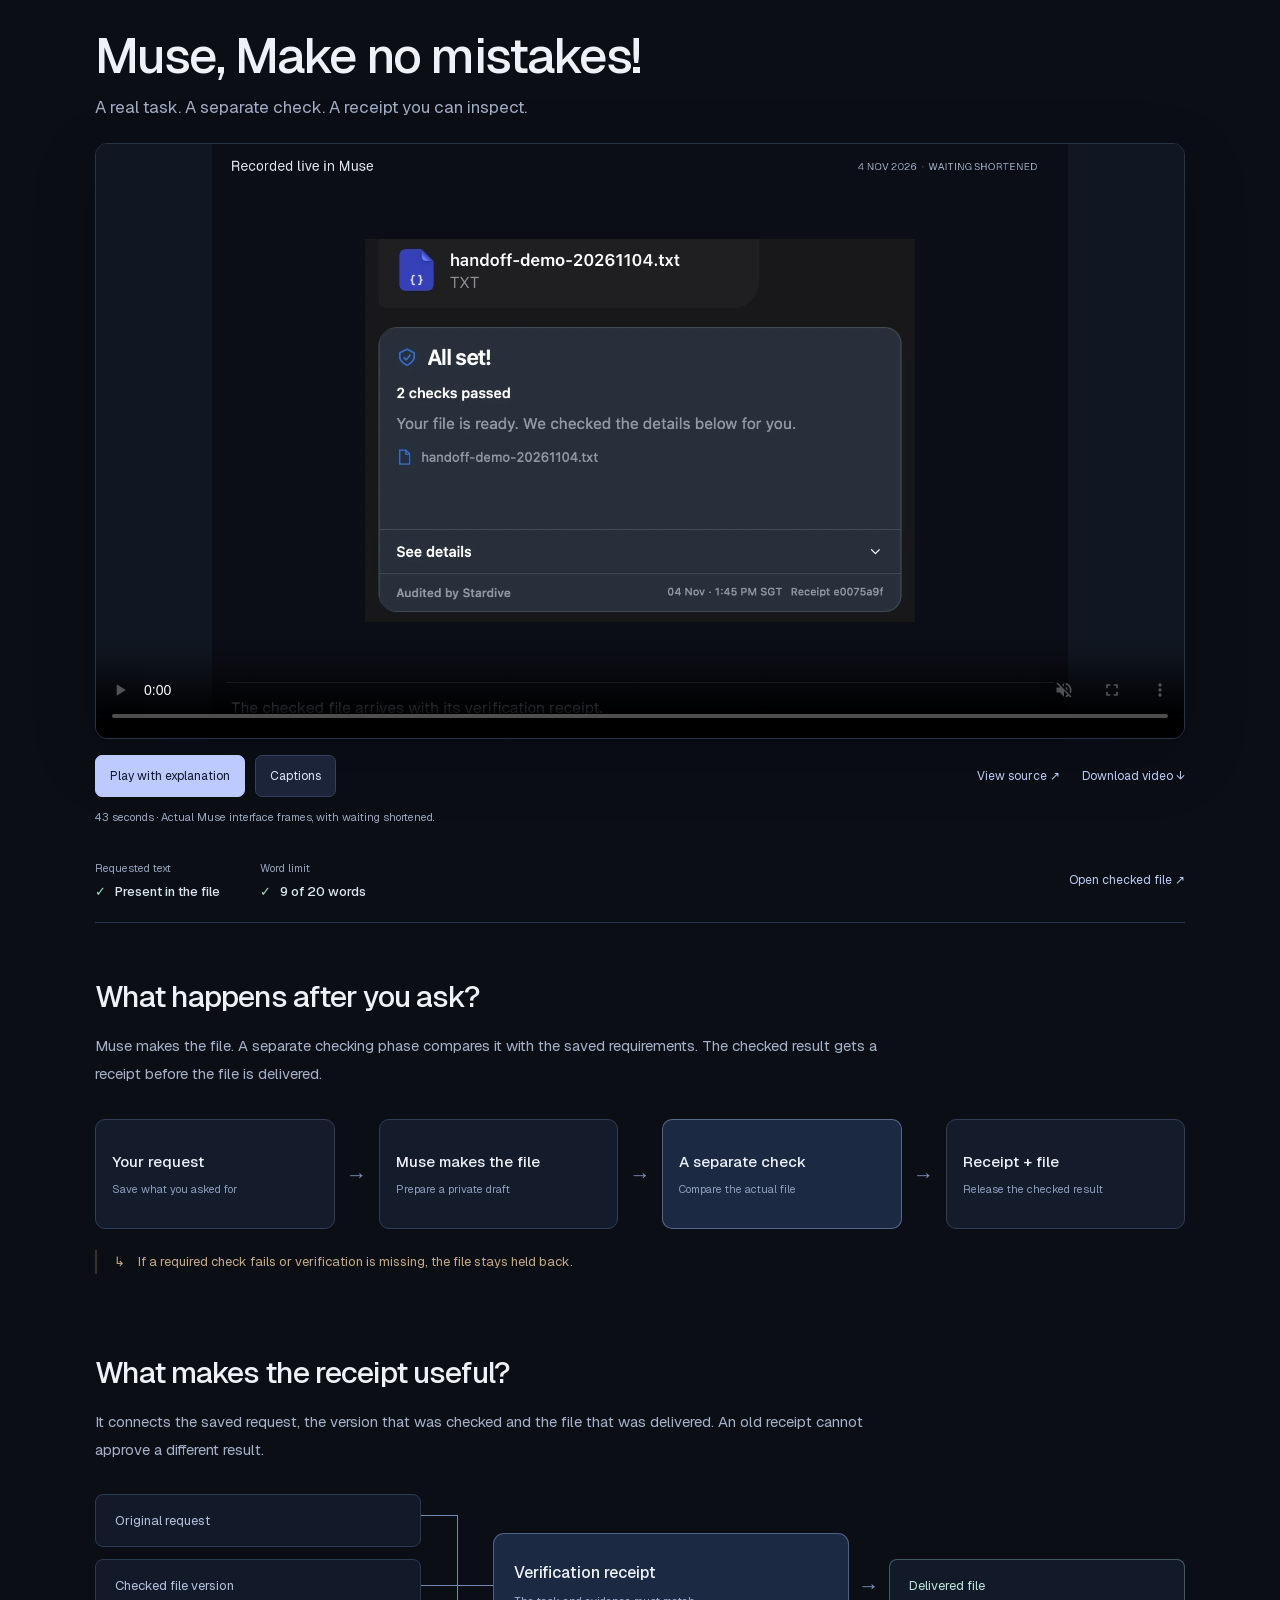
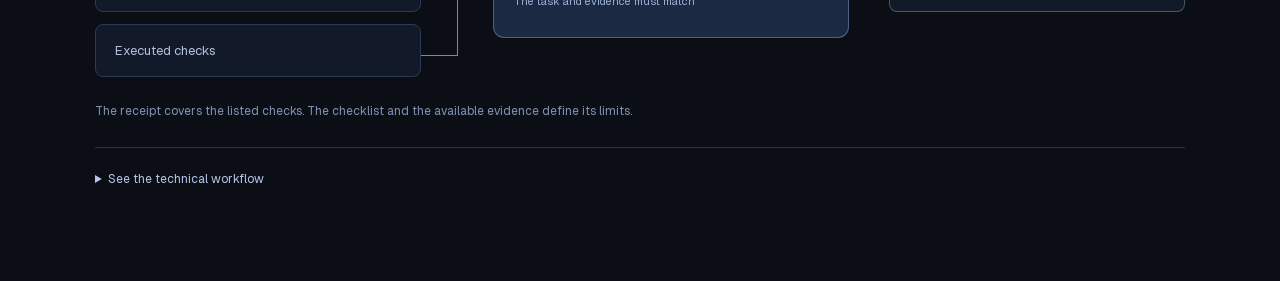
<file: web/index.html>
<!doctype html>
<html lang="en">
<head>
  <meta charset="utf-8"><meta name="viewport" content="width=device-width,initial-scale=1">
  <title>Muse, Make no mistakes!</title>
  <meta name="description" content="Watch a real Muse task move from a request to a checked file and receipt. Then see the simple workflow behind it.">
  <link rel="canonical" href="https://www.stardive.xyz/hackathon/">
  <meta property="og:title" content="Muse, Make no mistakes!"><meta property="og:description" content="A real product demo, followed by the workflow behind the checks and receipt.">
  <meta property="og:url" content="https://www.stardive.xyz/hackathon/"><meta name="theme-color" content="#0b0e15">
  <link rel="stylesheet" href="live-demo.css?v=final-20261105">
</head>
<body>
<main class="page">
  <header class="intro"><h1>Muse, Make no mistakes!</h1><p>A real task. A separate check. A receipt you can inspect.</p></header>
  <section aria-label="Live product demonstration" class="product-demo">
    <div class="player"><video id="product-video" width="1600" height="1000" autoplay muted loop playsinline controls preload="metadata" poster="assets/demo/live-product-poster.webp?v=9d5d7d1" aria-label="Actual Muse product run from the original request through file checking and a verification receipt"><source src="assets/demo/live-product-demo.mp4?v=9d5d7d1" type="video/mp4"><track kind="captions" src="assets/demo/live-product-captions.vtt" srclang="en" label="English">Your browser does not support video. <a href="assets/demo/live-product-demo.mp4?v=9d5d7d1">Download the product demo.</a></video></div>
    <div class="playback"><button id="play-explained" type="button">Play with explanation</button><button id="toggle-captions" type="button" aria-pressed="false">Captions</button><div class="demo-links"><a href="https://github.com/JyTey2004/muse-audit" target="_blank" rel="noopener noreferrer">View source <span aria-hidden="true">↗</span></a><a href="assets/demo/live-product-demo.mp4?v=9d5d7d1" download>Download video <span aria-hidden="true">↓</span></a></div></div>
    <p class="recording-note" id="recording-note" role="status">43 seconds · Actual Muse interface frames, with waiting shortened.</p>
    <div class="result-strip" aria-label="The recorded result"><div><span>Requested text</span><strong><i aria-hidden="true">✓</i> Present in the file</strong></div><div><span>Word limit</span><strong><i aria-hidden="true">✓</i> 9 of 20 words</strong></div><a href="assets/demo/handoff-demo-20261104.txt" target="_blank" rel="noopener">Open checked file <span aria-hidden="true">↗</span></a></div>
  </section>
  <section class="explanation" aria-labelledby="workflow-title"><h2 id="workflow-title">What happens after you ask?</h2><p>Muse makes the file. A separate checking phase compares it with the saved requirements. The checked result gets a receipt before the file is delivered.</p>
    <div class="workflow" role="img" aria-label="Your request flows to Muse making the file, a separate check, a receipt, and delivery. A failed or missing check holds the file back."><div class="flow-box"><strong>Your request</strong><span>Save what you asked for</span></div><span class="arrow" aria-hidden="true">→</span><div class="flow-box"><strong>Muse makes the file</strong><span>Prepare a private draft</span></div><span class="arrow" aria-hidden="true">→</span><div class="flow-box check"><strong>A separate check</strong><span>Compare the actual file</span></div><span class="arrow" aria-hidden="true">→</span><div class="flow-box"><strong>Receipt + file</strong><span>Release the checked result</span></div></div>
    <p class="failure-note"><span aria-hidden="true">↳</span> If a required check fails or verification is missing, the file stays held back.</p>
  </section>
  <section class="explanation" aria-labelledby="receipt-title"><h2 id="receipt-title">What makes the receipt useful?</h2><p>It connects the saved request, the version that was checked and the file that was delivered. An old receipt cannot approve a different result.</p>
    <div class="evidence-map" role="img" aria-label="The receipt links to the original request, checked file version and executed checks, then to the matching delivered file."><div class="evidence-inputs"><div class="evidence-box">Original request</div><div class="evidence-box">Checked file version</div><div class="evidence-box">Executed checks</div></div><div class="evidence-connector" aria-hidden="true"><i></i><i></i><i></i></div><div class="receipt-box"><strong>Verification receipt</strong><span>The task and evidence must match</span></div><span class="arrow" aria-hidden="true">→</span><div class="evidence-box delivered">Delivered file</div></div>
    <p class="scope">The receipt covers the listed checks. The checklist and the available evidence define its limits.</p>
    <details class="technical"><summary>See the technical workflow</summary><p>The saved Muse workflow uses separate LLM workers for the work and check phases. The checking worker calls the read-only MCP review. The server recomputes the receipt, then checks the current version again before completion and download. The publisher compares the downloaded bytes with the verified artifact.</p><p>The diagram shows selected evidence links. It does not capture every hidden agent action or establish a different-model semantic judge. This demo’s saved receipt, completion and 48-byte result were independently retrieved and matched.</p><p><a href="build-notes.html#engineering">Engineering notes</a> · <a href="assets/demo/live-product-record.json">Recorded task and receipt</a> · <a href="assets/demo/live-product-event-graph.json">Evidence links</a> · <a href="assets/demo/handoff-demo-20261104.txt" download>Checked note</a></p></details>
  </section>
</main>
<script src="live-demo.js?v=final-20261105"></script>
</body>
</html>
</file>
<file: web/live-demo.css>
@font-face{font-family:Geist;src:url(assets/geist.woff2) format('woff2');font-display:swap;font-weight:100 900}*{box-sizing:border-box}body{margin:0;background:#0b0e15;color:#eef1f8;font-family:Geist,Arial,sans-serif;-webkit-font-smoothing:antialiased}button,a,summary{-webkit-tap-highlight-color:transparent}button,a:focus-visible,summary:focus-visible{outline-color:#c1cdff;outline-offset:5px}a{color:#bccbf4;text-decoration:none}a:hover{text-decoration:underline}button{font:inherit;cursor:pointer}.page{max-width:1150px;margin:auto;padding:34px 30px 90px}.intro{margin-bottom:24px}.intro h1{font-size:clamp(31px,4.6vw,53px);font-weight:500;letter-spacing:-2px;line-height:1.12;margin:0 0 14px}.intro p{color:#a0acc4;font-size:17px;line-height:1.6;margin:0}.player{border:1px solid #293346;border-radius:12px;overflow:hidden;background:#111722;box-shadow:0 20px 65px #0003}.player video{display:block;width:100%;height:auto;max-height:76vh;object-fit:contain;background:#111722}video::cue{font-size:16px;background:#0b0e15e6;color:#eef1f8}.playback{display:flex;align-items:center;gap:12px;margin:16px 0 0}.playback button{background:#1b2438;border:1px solid #35415b;border-radius:7px;color:#dce5f8;font-size:12px;padding:10px 14px;display:flex;align-items:center;gap:9px}.playback button:first-child{background:#bdcaff;border-color:#bdcaff;color:#101729}.playback a{margin-left:auto;font-size:12px}.recording-note{font-size:11px;line-height:1.7;color:#7d8ba6;margin:11px 0 0}.explanation{padding-top:65px;max-width:1090px}.explanation h2{font-size:30px;letter-spacing:-1px;line-height:1.2;font-weight:500;margin:0 0 17px}.explanation>p{max-width:790px;font-size:15px;line-height:1.85;color:#a5b1c9;margin:0 0 25px}.workflow{display:grid;grid-template-columns:1fr 28px 1fr 28px 1fr 28px 1fr;align-items:center;gap:8px;margin-top:32px}.flow-box{border:1px solid #303e58;background:#141c2b;border-radius:10px;padding:22px 16px;min-height:110px;display:flex;flex-direction:column;justify-content:center;gap:9px}.flow-box strong{font-size:15px;font-weight:500;line-height:1.35}.flow-box span{font-size:11px;color:#8b9cbb;line-height:1.5}.flow-box.check{border-color:#a8bcec6e;background:#1b2943}.arrow{text-align:center;color:#7d91bc;font-size:21px}.explanation p.failure-note{font-size:13px;color:#c4aa88;border-left:2px solid #a98c684d;padding-left:17px;margin-top:21px;max-width:none}.failure-note>span{margin-right:10px}.evidence-map{display:grid;grid-template-columns:1.1fr 72px 1.2fr 40px 1fr;align-items:center;margin-top:30px}.evidence-inputs{display:grid;gap:12px}.evidence-box{background:#121a29;border:1px solid #2b3b55;border-radius:8px;padding:17px 19px;font-size:13px;color:#b3c1dc}.receipt-box{padding:28px 20px;background:#1b2942;border:1px solid #8fa9dd6e;border-radius:11px;display:flex;flex-direction:column;gap:10px}.receipt-box strong{font-size:16px;font-weight:500}.receipt-box span{font-size:11px;color:#9bafd2;line-height:1.5}.evidence-connector{height:141px;position:relative;margin:0 0 0 0}.evidence-connector:after{content:'';position:absolute;width:36px;right:0;top:70px;border-top:1px solid #728bb4}.evidence-connector i{position:absolute;left:0;width:37px;height:1px;border-top:1px solid #728bb4}.evidence-connector i:first-child{top:0;height:71px;border-right:1px solid #728bb4}.evidence-connector i:nth-child(2){top:70px}.evidence-connector i:last-child{bottom:0;height:71px;border-right:1px solid #728bb4;border-top:0;border-bottom:1px solid #728bb4}.delivered{border-color:#9bdcc956;color:#bce4d6}.explanation p.scope{margin:23px 0 0;font-size:12px;color:#7f92b5}.technical{margin-top:25px;border-top:1px solid #263248;padding-top:19px}.technical summary{color:#b5c6e9;cursor:pointer;font-size:12px}.technical p{font-size:13px;color:#8fa2c4;line-height:1.8;max-width:850px}@media(max-width:720px){.page{padding:27px 20px 65px}.intro{margin-bottom:21px}.intro h1{font-size:36px;letter-spacing:-1.6px}.intro p{font-size:14px}.player{border-radius:9px}.playback{gap:9px;flex-wrap:wrap}.playback button{font-size:11px;padding:10px 11px}.playback a{font-size:10px}.recording-note{font-size:10px}.explanation{padding-top:47px}.explanation h2{font-size:26px}.explanation>p{font-size:14px}.workflow{grid-template-columns:1fr;gap:7px;margin-top:26px}.flow-box{min-height:0;padding:17px 18px;gap:6px}.flow-box strong{font-size:14px}.flow-box span{font-size:11px}.workflow>.arrow{font-size:18px;transform:rotate(90deg);height:21px}.evidence-map{grid-template-columns:1fr;gap:15px}.evidence-inputs{grid-template-columns:1fr;gap:8px}.evidence-box{font-size:12px;padding:14px 17px}.evidence-connector{display:none}.receipt-box{padding:22px 18px}.evidence-map>.arrow{transform:rotate(90deg);font-size:18px}.technical p{font-size:12px}}
/* Submission polish: readable controls, visible evidence and compact phone layout. */
.page{padding-top:28px}.intro h1{font-size:clamp(32px,4.3vw,50px);letter-spacing:-1.9px;margin-bottom:10px}.intro{margin-bottom:22px}.player video{max-height:66vh}.playback{gap:10px}.playback button{min-height:42px}.playback button:focus-visible,.playback a:focus-visible,.technical summary:focus-visible,.result-strip a:focus-visible{outline:2px solid #c1cdff;outline-offset:5px}.playback button[aria-pressed="true"]{background:#314366;border-color:#94acd9;color:#f0f5ff}.demo-links{display:flex;gap:22px;align-items:center;margin-left:auto}.demo-links a{margin-left:0}.recording-note{color:#97a6bf}.result-strip{display:flex;gap:40px;align-items:center;padding:22px 0;border-bottom:1px solid #28344a;margin-top:12px}.result-strip>div{display:flex;flex-direction:column;gap:8px}.result-strip>div>span{font-size:11px;color:#91a0bb}.result-strip strong{font-size:13px;font-weight:500;color:#d8e6f0}.result-strip i{font-style:normal;color:#a3dfc8;padding-right:6px}.result-strip>a{font-size:12px;margin-left:auto}.explanation{padding-top:56px}.flow-box,.evidence-box,.receipt-box{transition:border-color .18s ease}.flow-box:hover,.evidence-box:hover{border-color:#61789c}.technical summary{padding:4px 0}.scope{line-height:1.8}
@media(max-width:720px){.page{padding:26px 18px 60px}.intro h1{font-size:34px;letter-spacing:-1.5px}.player video{max-height:none}.playback{gap:8px}.playback button{padding:10px 12px;font-size:11px}.demo-links{width:100%;margin:5px 0 0;justify-content:space-between;gap:16px}.demo-links a{font-size:11px}.result-strip{gap:20px;flex-wrap:wrap;padding:19px 0}.result-strip>div{flex:1;min-width:125px}.result-strip strong{font-size:12px}.result-strip>a{width:100%;margin:1px 0 0}.explanation{padding-top:42px}}
@media(prefers-reduced-motion:reduce){*{scroll-behavior:auto!important;transition:none!important}}
</file>
